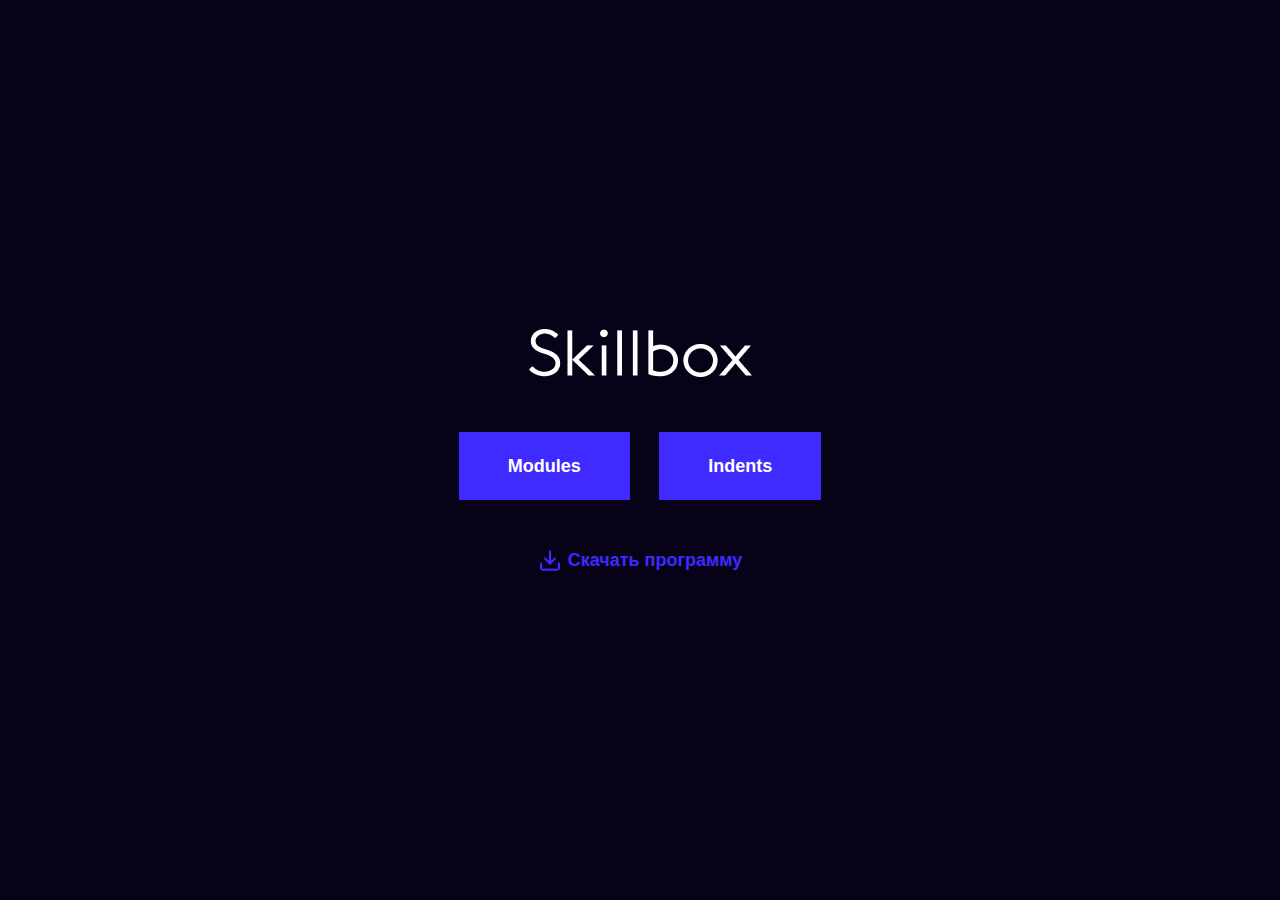
<file: index.html>
<!DOCTYPE html>
<html lang="ru">
<head>
  <meta charset="UTF-8">
  <title>Document</title>
  <link rel="stylesheet" href="css/normalize.css">
  <link rel="stylesheet" href="css/style.css">
</head>
<body>
  <div class="main-content">
    <a href="https://skillbox.ru/" class="link-one">
    <img src="img/logo-light.png" alt="Skillbox">
    </a>
    <div class="margin">
      <a href="#" class="link-two">Modules</a>
      <a href="article.html" class="link-two">Indents</a>
    </div>
    <a href="skillbox.docx" download-link class="link-three">Скачать программу</a>
</div>
</body>
</html>
</file>
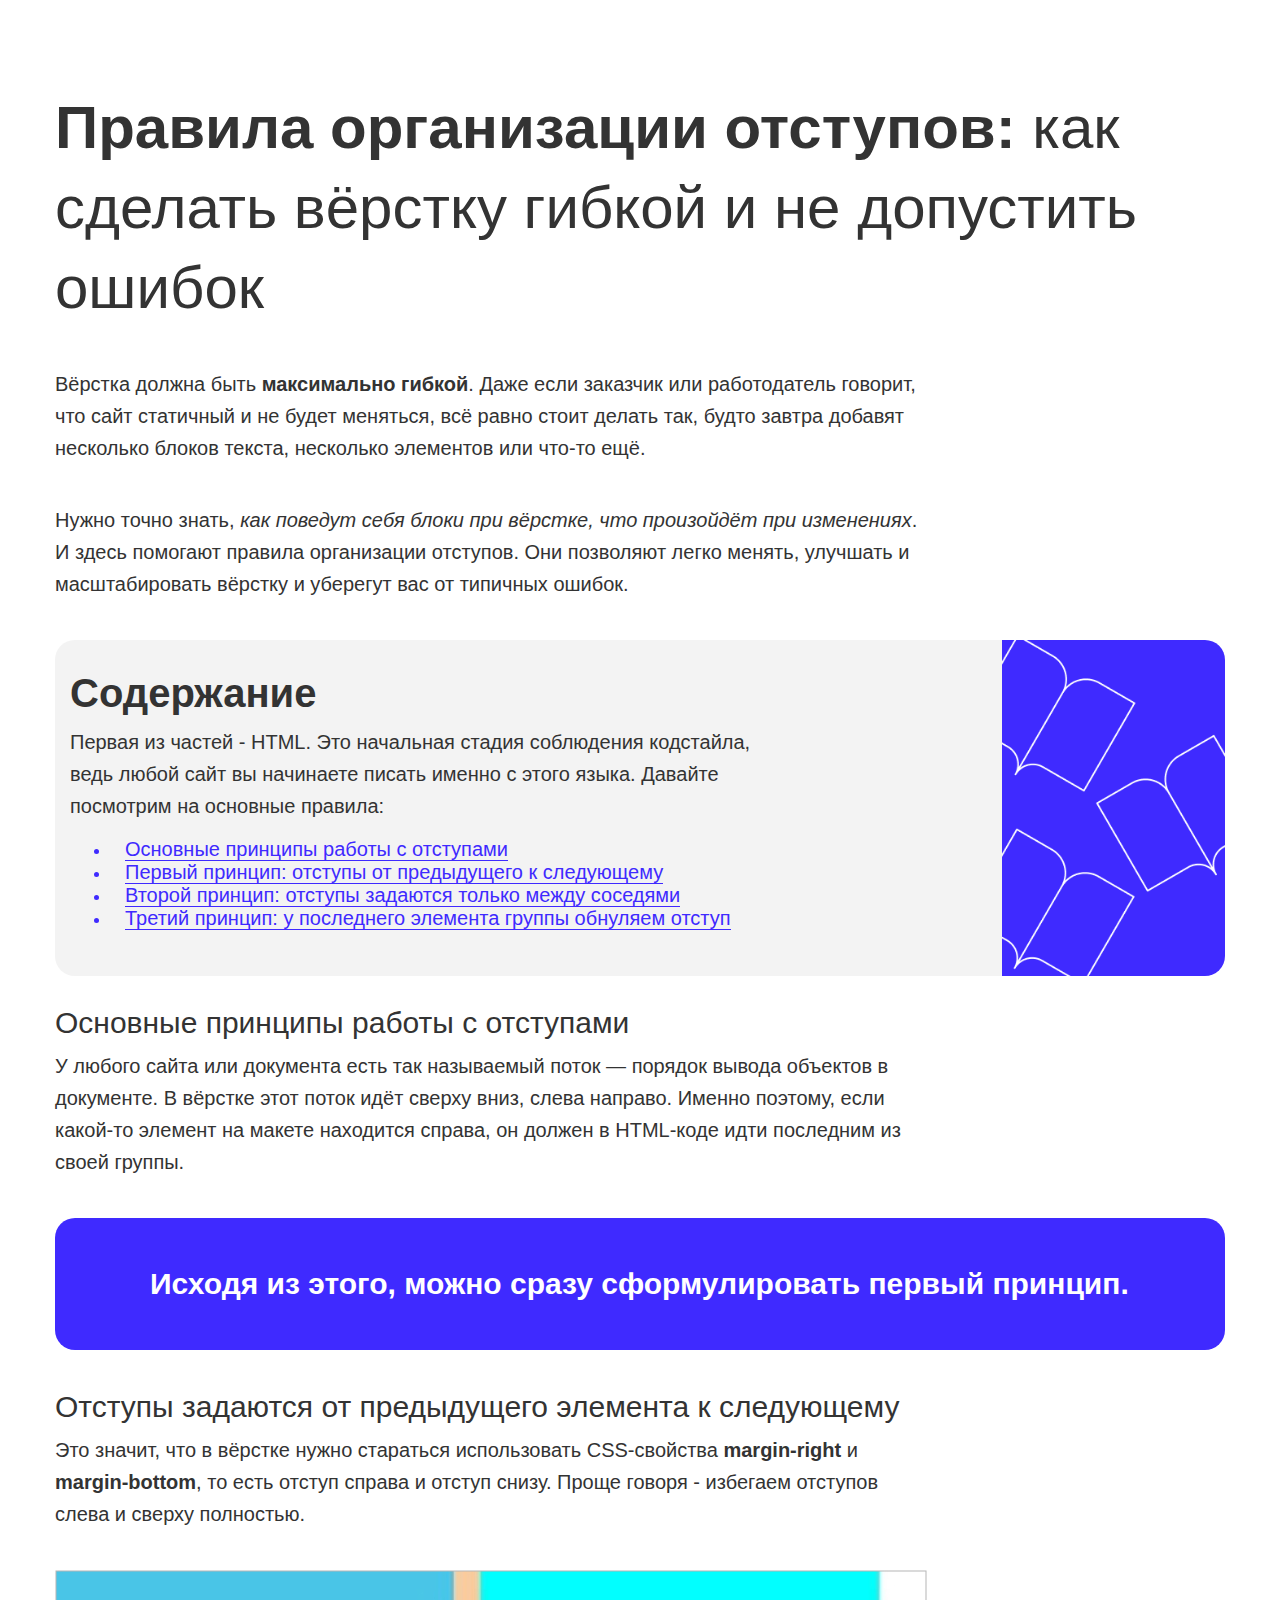
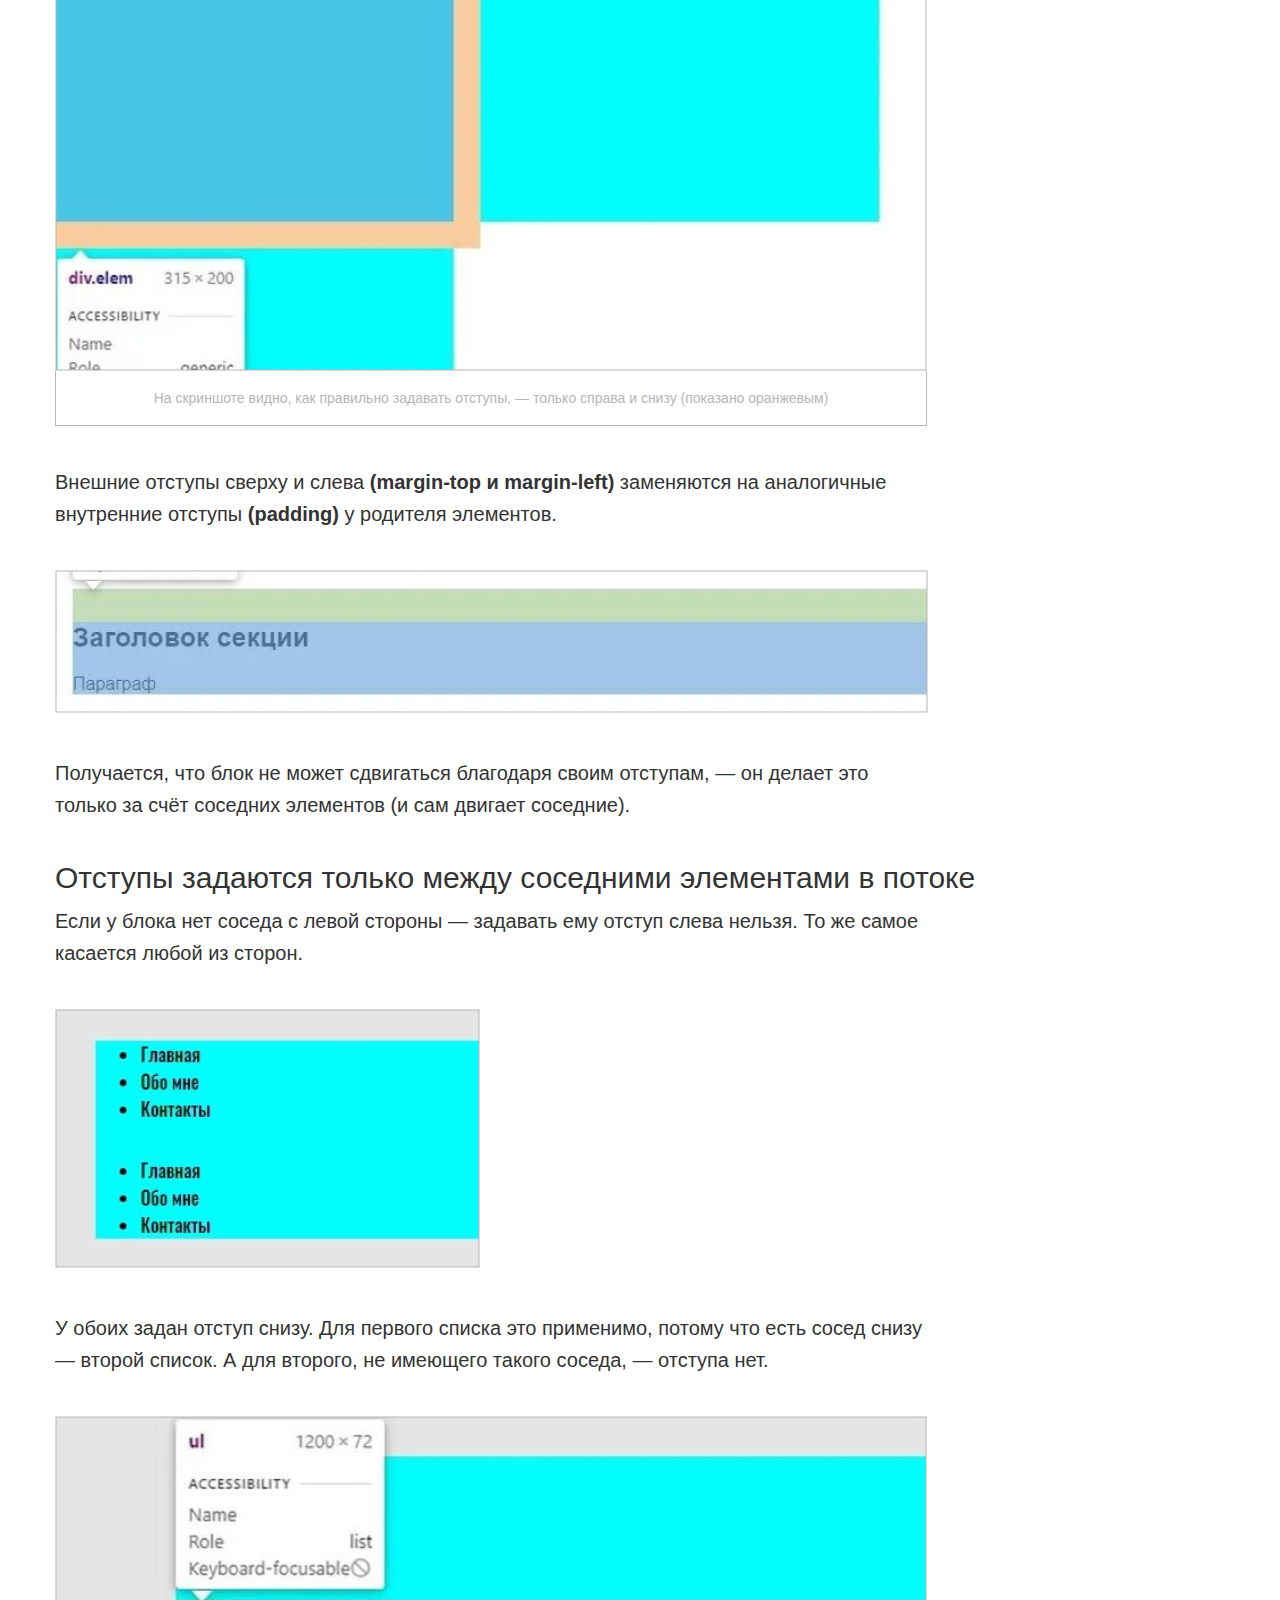
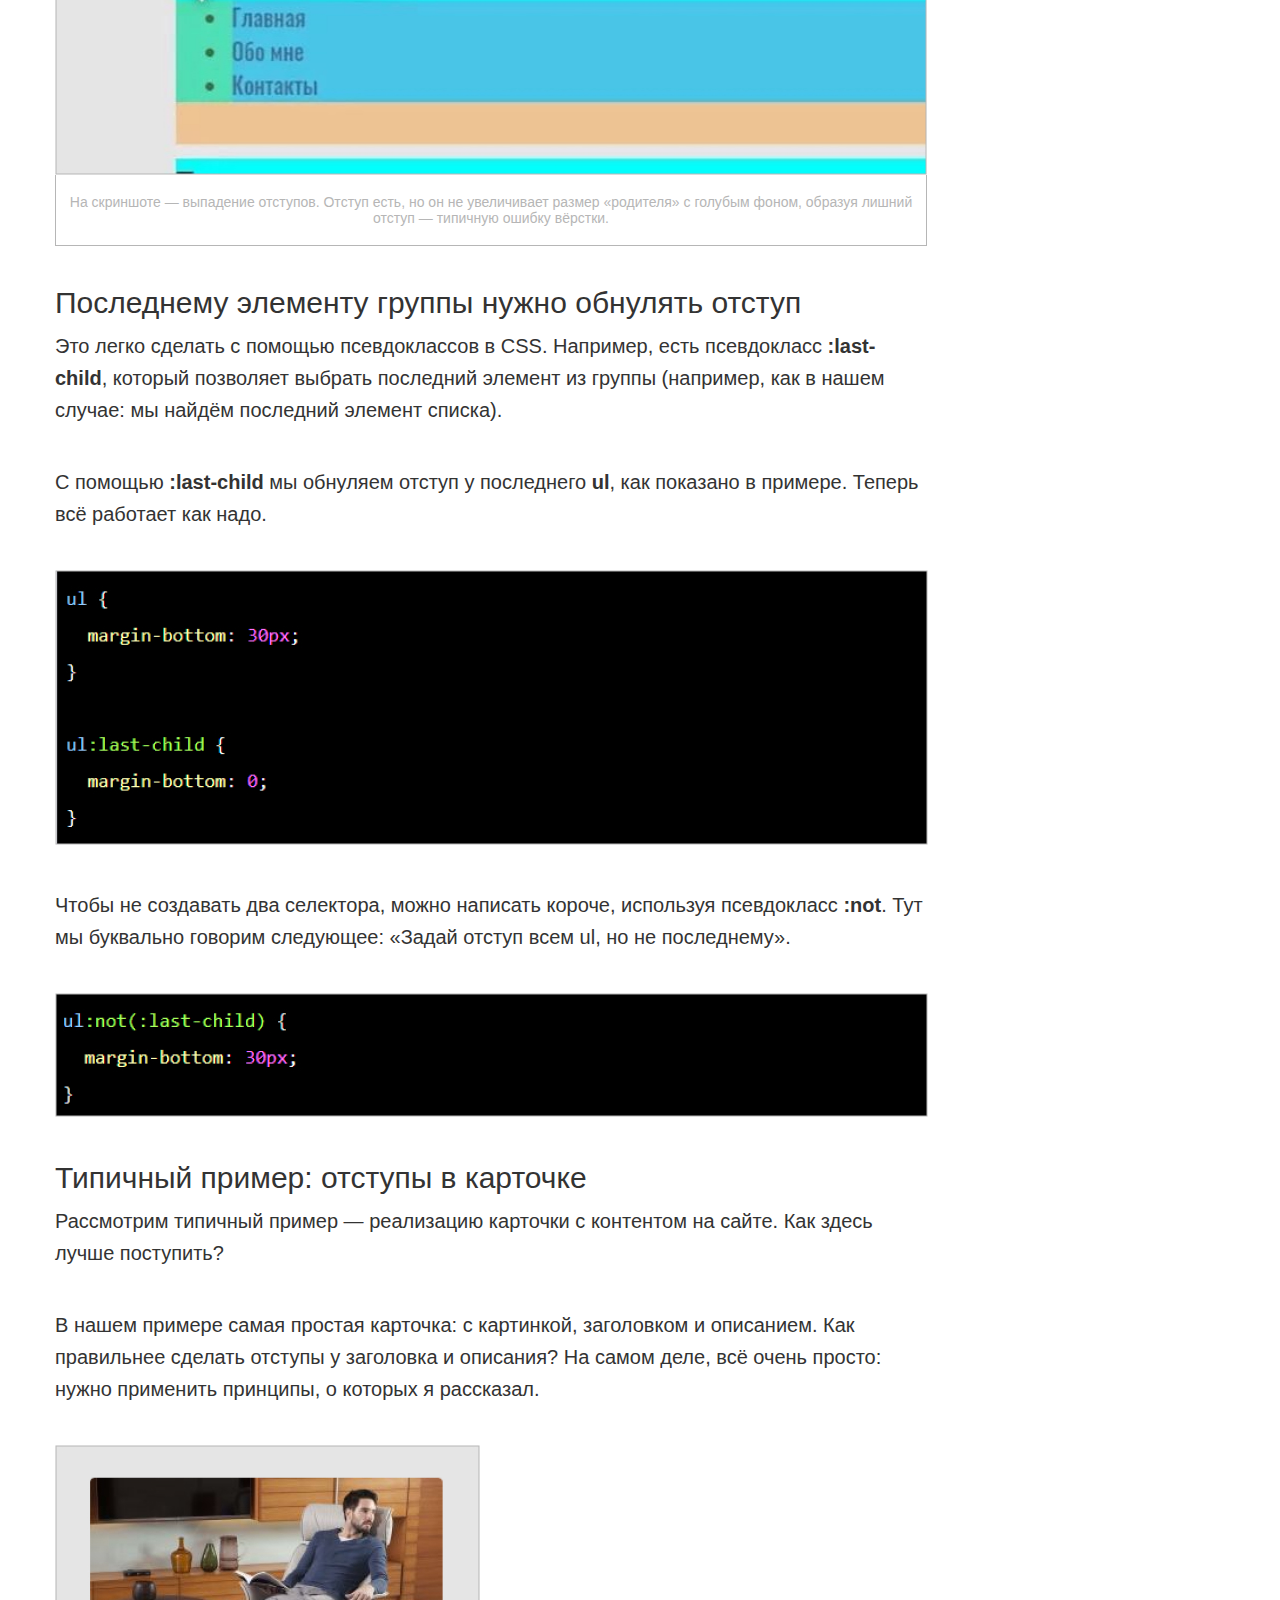
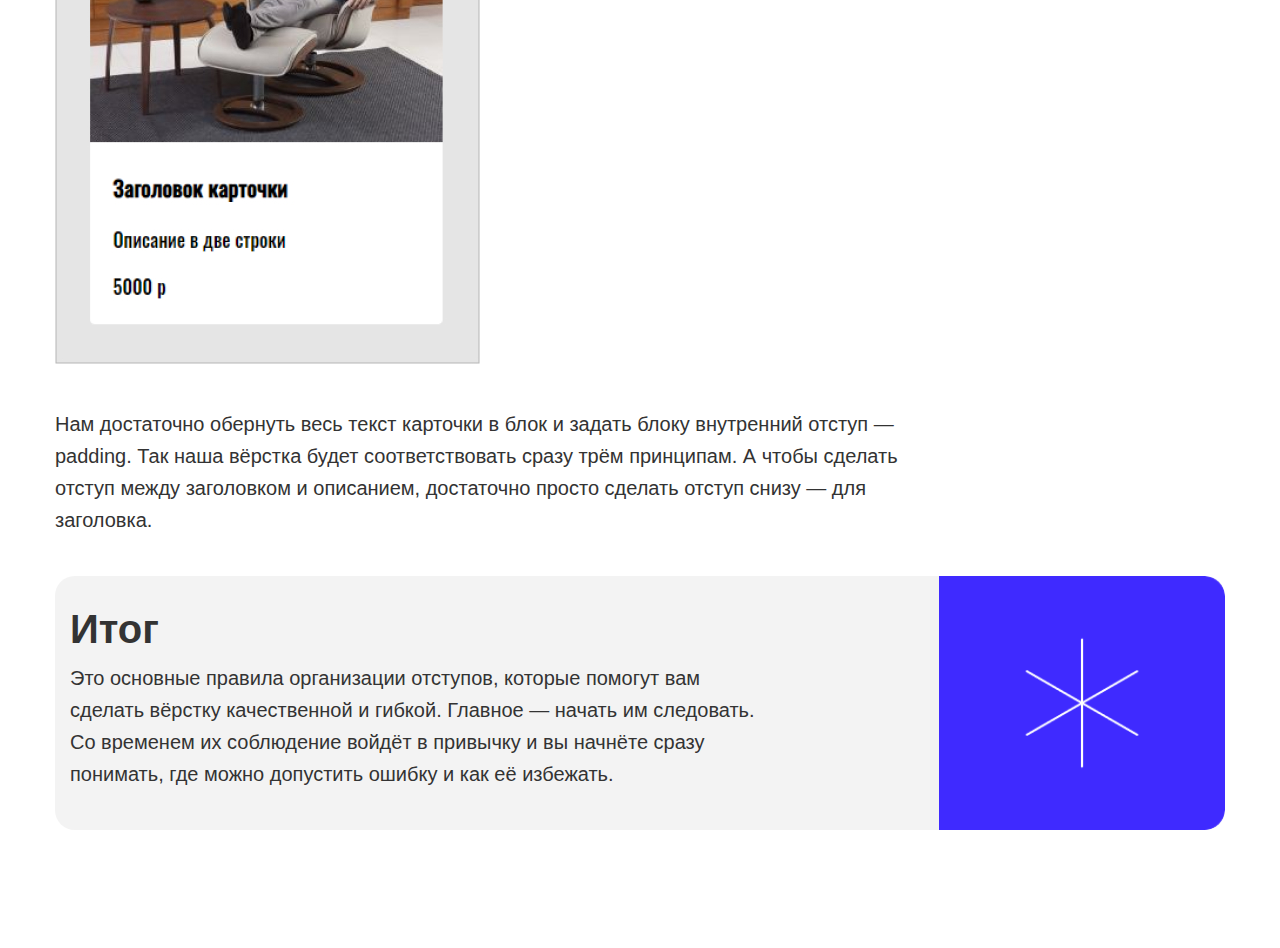
<file: article.html>
<!DOCTYPE html>
<html lang="ru">
<head>
  <meta charset="UTF-8">
  <title>Правила организации отступов: как сделать вёрстку гибкой и не допустить ошибок</title>
  <link rel="stylesheet" href="css/style.css">
</head>
<body>
  <div class="container">
    <h1><b>Правила организации отступов:</b> как сделать вёрстку гибкой и не допустить ошибок</h1>
    <p>
      Вёрстка должна быть <b>максимально гибкой</b>. Даже если заказчик или работодатель говорит, что сайт статичный и не будет меняться, всё равно стоит делать так, будто завтра добавят несколько блоков текста, несколько элементов или что-то ещё.
    </p>
    <p>
      Нужно точно знать, <i>как поведут себя блоки при вёрстке, что произойдёт при изменениях</i>. И здесь помогают правила организации отступов. Они позволяют легко менять, улучшать и масштабировать вёрстку и уберегут вас от типичных ошибок.
    </p>

    <div class="text-decoration image-one">
      <h2>Содержание</h2>
      <p class="paragraph">
        Первая из частей - HTML. Это начальная стадия соблюдения кодстайла, ведь любой сайт вы начинаете писать именно с этого языка. Давайте посмотрим на основные правила:
      </p>
      <ul>
        <li class="decoration">
          <a href="#razdel1" class="link">Основные принципы работы с отступами</a>
        </li>

        <li class="decoration">
          <a href="#razdel2" class="link">Первый принцип: отступы от предыдущего к следующему</a>
        </li>

        <li class="decoration">
          <a href="#razdel3" class="link">Второй принцип: отступы задаются только между соседями</a>
        </li>

        <li class="decoration">
          <a href="#razdel4" class="link">Третий принцип: у последнего элемента группы обнуляем отступ</a>
        </li>
      </ul>
    </div>

    <div id="razdel1">
      <h3>Основные принципы работы с отступами</h3>
      <p>
        У любого сайта или документа есть так называемый поток — порядок вывода объектов в документе. В вёрстке этот поток идёт сверху вниз, слева направо. Именно поэтому, если какой-то элемент на макете находится справа, он должен в HTML-коде идти последним из своей группы.
      </p>
      <p class="border">
        Исходя из этого, можно сразу сформулировать первый принцип.
      </p>
    </div>

    <div id="razdel2">
      <h3 >Отступы задаются от предыдущего элемента к следующему</h3>

      <p>
        Это значит, что в вёрстке нужно стараться использовать CSS-свойства <strong>margin-right</strong> и <strong>margin-bottom</strong>, то есть отступ справа и отступ снизу. Проще говоря - избегаем отступов слева и сверху полностью.
      </p>
      <figure class="figure">
        <img src="img/1.png" alt="Как правильно задавать отступы" class="image-1">
        <figcaption>На скриншоте видно, как правильно задавать отступы, — только справа и снизу (показано оранжевым)</figcaption>
      </figure>

      <p>
        Внешние отступы сверху и слева <strong>(margin-top и margin-left)</strong> заменяются на аналогичные внутренние отступы <strong>(padding)</strong> у родителя элементов.
      </p>
      <img src="img/2.png" alt="Заголовок секции" class="image">

      <p>
        Получается, что блок не может сдвигаться благодаря своим отступам, — он делает это только за счёт соседних элементов (и сам двигает соседние).
      </p>
    </div>

    <div id="razdel3">
      <h3 >Отступы задаются только между соседними элементами в потоке</h3>

      <p>
        Если у блока нет соседа с левой стороны — задавать ему отступ слева нельзя. То же самое касается любой из сторон.
      </p>

      <img src="img/3.png" alt="Маркированный список" class="image">
      <p>
        У обоих задан отступ снизу. Для первого списка это применимо, потому что есть сосед снизу — второй список. А для второго, не имеющего такого соседа, — отступа нет.
      </p>
      <figure class="figure">
        <img src="img/4.png" alt="Выпадение отступов" class="image-1">
        <figcaption>На скриншоте — выпадение отступов. Отступ есть, но он не увеличивает размер «родителя» с голубым фоном, образуя лишний отступ — типичную ошибку вёрстки.</figcaption>
      </figure>
    </div>

    <div id="razdel4">
      <h3>Последнему элементу группы нужно обнулять отступ</h3>
      <p>
        Это легко сделать с помощью псевдоклассов в CSS. Например, есть псевдокласс <strong>:last-child</strong>, который позволяет выбрать последний элемент из группы (например, как в нашем случае: мы найдём последний элемент списка).
      </p>
      <p>
        С помощью <strong>:last-child</strong> мы обнуляем отступ у последнего <b>ul</b>, как показано в примере. Теперь всё работает как надо.
      </p>
      <img src="img/5.png" alt="Обнуляем отступ" class="image">
      <p>
        Чтобы не создавать два селектора, можно написать короче, используя псевдокласс <strong>:not</strong>. Тут мы буквально говорим следующее: «Задай отступ всем ul, но не последнему».
      </p>
      <img src="img/6.png" alt="Задай отступ всем ul, но не последнему" class="image">
    </div>

    <h3>Типичный пример: отступы в карточке</h3>
      <p>
        Рассмотрим типичный пример — реализацию карточки с контентом на сайте. Как здесь лучше поступить?
      </p>
      <p>
        В нашем примере самая простая карточка: с картинкой, заголовком и описанием. Как правильнее сделать отступы у заголовка и описания? На самом деле, всё очень просто: нужно применить принципы, о которых я рассказал.
      </p>
      <img src="img/7.png" alt="Заголовок карточки" class="image">
      <p>
        Нам достаточно обернуть весь текст карточки в блок и задать блоку внутренний отступ — padding. Так наша вёрстка будет соответствовать сразу трём принципам. А чтобы сделать отступ между заголовком и описанием, достаточно просто сделать отступ снизу — для заголовка.
      </p>

    <div class="text-decoration image-two">
      <h2>Итог</h2>
      <p class="paragraph">
        Это основные правила организации отступов, которые помогут вам сделать вёрстку качественной и гибкой. Главное — начать им следовать. Со временем их соблюдение войдёт в привычку и вы начнёте сразу понимать, где можно допустить ошибку и как её избежать.
      </p>
    </div>

  </div>

</body>
</html>
</file>
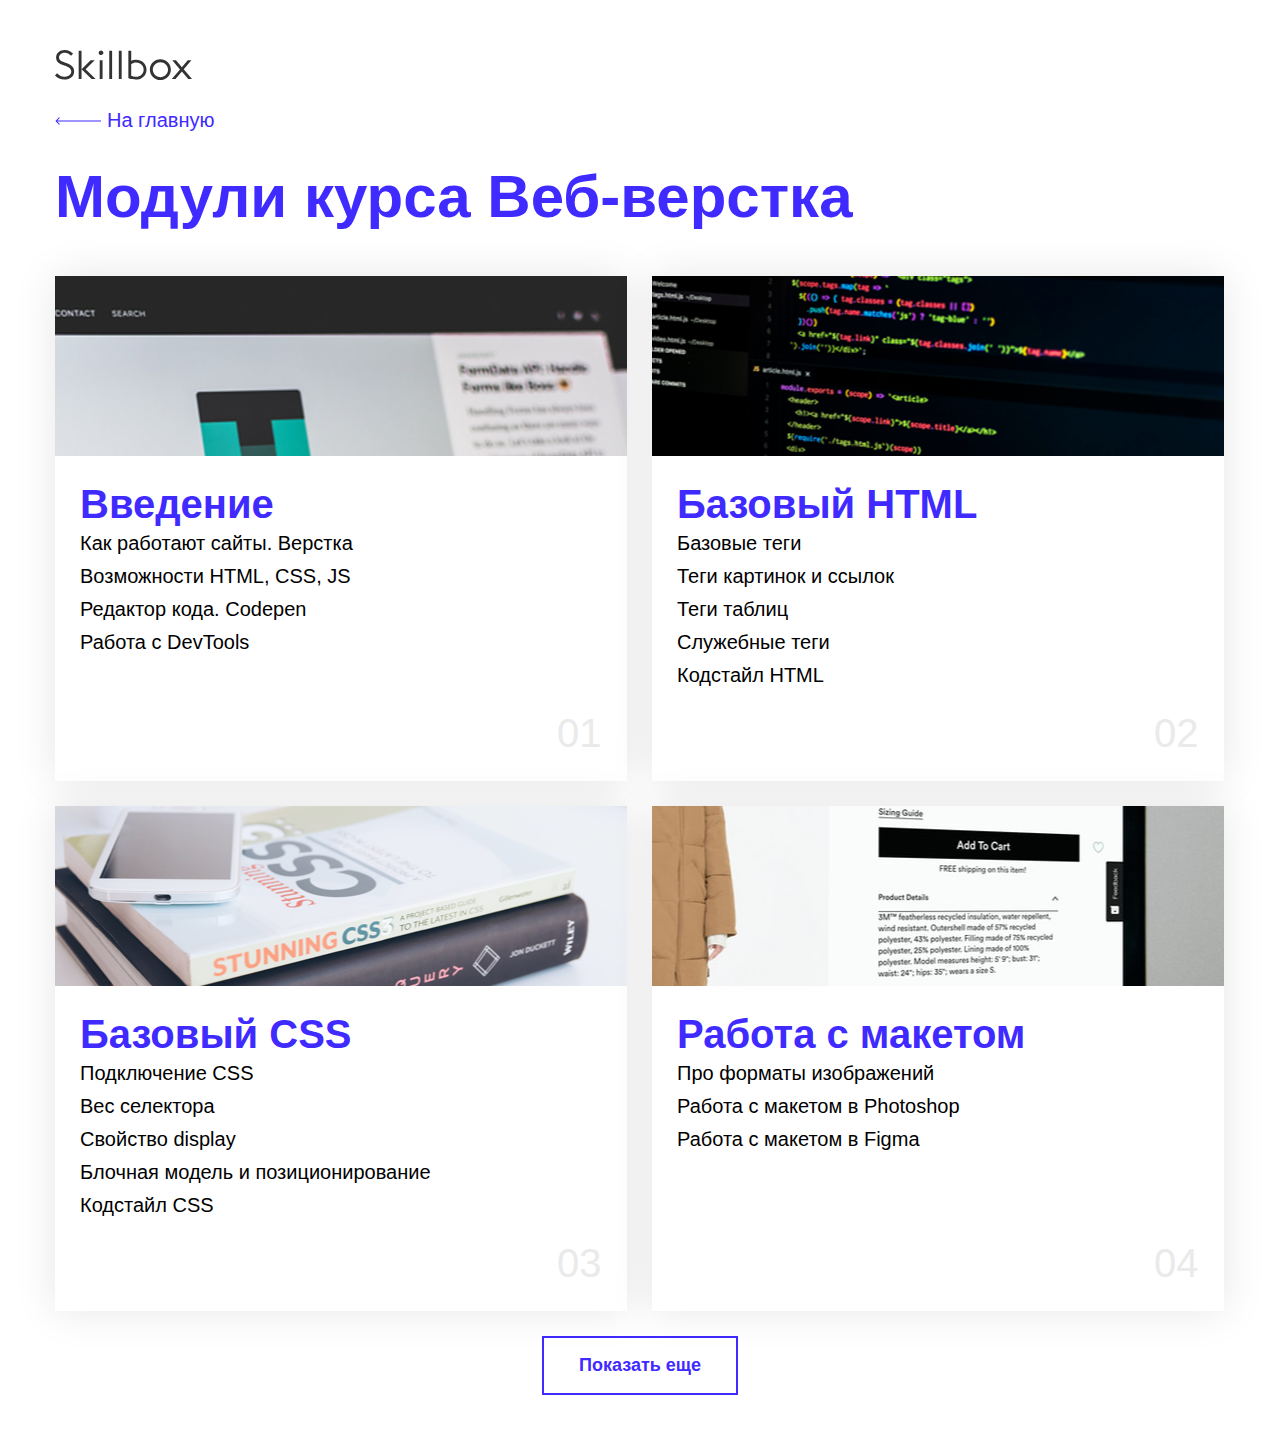
<file: modules.html>
<!DOCTYPE html>
<html lang="ru">
<head>
  <meta charset="UTF-8">
  <title>Document</title>
  <link rel="stylesheet" href="css/normalize.css">
  <link rel="stylesheet" href="css/style.css">
</head>
<body class="background">
  <div class="container1">
    <div>
    <img src="img/skillbox 1.svg" alt="Skillbox" class="image-top">
      <div class="page">
        <a href="index.html">На главную</a>
      </div>
    </div>

  <h1 class="heading1">Модули курса Веб-верстка</h1>

  <ul class="cards">
    <li class="card">
      <div class="card-img" style="background-image: url('img/photo-1530435460869.png');"></div>
      <div class="card-wrap">
        <h2 class="heading2">Введение</h2>
        <ul class="themes">
          <li>
            Как работают сайты. Верстка
          </li>

          <li>
            Возможности HTML, CSS, JS
          </li>

          <li>
            Редактор кода. Codepen
          </li>

          <li>
            Работа с DevTools
          </li>
        </ul>
      <span class="number">01</span>
      </div>
    </li>

    <li class="card">
      <div class="card-img" style="background-image: url('img/photo-2.png');"></div>
      <div class="card-wrap">
        <h2 class="heading2">Базовый HTML</h2>
        <ul class="themes">
          <li>
            Базовые теги
          </li>

          <li>
            Теги картинок и ссылок
          </li>

          <li>
            Теги таблиц
          </li>

          <li>
            Служебные теги
          </li>

          <li>
            Кодстайл HTML
          </li>
        </ul>
        <span class="number">02</span>
      </div>
    </li>

    <li class="card">
      <div class="card-img" style="background-image: url('img/photo-3.png');"></div>
      <div class="card-wrap">
        <h2 class="heading2">Базовый CSS</h2>
        <ul class="themes">
          <li>
            Подключение CSS
          </li>

          <li>
            Вес селектора
          </li>

          <li>
            Свойство display
          </li>

          <li>
            Блочная модель и позиционирование
          </li>

          <li>
            Кодстайл CSS
          </li>
        </ul>
        <span class="number">03</span>
      </div>
    </li>

    <li class="card">
      <div class="card-img" style="background-image: url('img/photo-4.png');"></div>
      <div class="card-wrap">
        <h2 class="heading2">Работа с макетом</h2>
        <ul class="themes">
          <li>
            Про форматы изображений
          </li>

          <li>
            Работа с макетом в Photoshop
          </li>

          <li>
            Работа с макетом в Figma
          </li>
        </ul>
        <span class="number">04</span>
      </div>
    </li>
  </ul>

  <div class="btn-center">
    <button class="btn">Показать еще</button>
  </div>

  </div>
</body>
</html>
</file>
<file: css/style.css>
html {
  box-sizing: border-box;
}

*,
*::before,
*::after {
  box-sizing: inherit;
}

a {
  color: inherit;
  text-decoration: none;
}

img {
  max-width: 100%;
}

body {
  font-family: Arial, Verdana, sans-serif;
}

.main-content {
  display: flex;
  flex-direction: column;
  align-items: center;
  justify-content: center;
  min-height: 100vh;
  color: #fff;
  background-color: #070217;
}

.link-one {
  margin-bottom: 50px;
}

.link-two {
  display: inline-block;
  padding: 24px 49px 24px;
  margin-right: 25px;
  font-size: 18px;
  font-weight: 700;
  background-color: #3f2aff;
}

.link-two:last-child {
  margin-right: 0px;
}

.link-three {
  padding-left: 30px;
  font-size: 18px;
  font-weight: 700;
  color: #3f2aff;
  background-image: url(../img/download.png);
  background-position:left center;
  background-repeat:no-repeat;
}

.margin {
  margin-bottom: 50px;
}

html {
  box-sizing: border-box;
}

*,
*::before,
*::after {
  box-sizing: inherit;
}

.container {
  margin: 0 auto;
  padding: 80px 0;
  width: 1170px;
}

p{
  margin: 0
}

h1 {
  margin-top: 0px;
  margin-bottom: 40px;
  font-weight: 400;
  font-size: 60px;
  line-height: 60pt;
  color: #333;
}

p {
  margin-bottom: 40px;
  width: 872px;
  font-weight: 400;
  font-size: 20px;
  line-height: 32px;
  color: #333;
}

.text-decoration {
  border-radius: 20px;
  padding: 30px;
  padding-left: 15px;
  margin-bottom: 30px;
  background-color: #f3f3f3;
  background-position: right;
  background-repeat: no-repeat;
  background-size: contain;
}

.indent :not(:last-child) {
  margin-bottom: 40px;
}

.text-decoration .paragraph {
  width: 692px;
  margin-bottom: 10px;
}

h2 {
  margin-top: 0px;
  margin-bottom: 10px;
  font-size: 40px;
  line-height: 46px;
  color: #333;
}

h3 {
  margin-top: 0px;
  margin-bottom: 10px;
  font-weight: 400;
  font-size: 30px;
  line-height: 34px;
  color: #333;
}

.decoration::marker {
  color: #3f2aff;
}

.decoration {
  padding-left: 15px;
}

.decoration :not(:last-child) {
  margin-bottom: 20px;
}

.image {
  margin-bottom: 40px;
}

.image-1 {
  margin-bottom: 0px;
}

.figure {
  margin-bottom: 40px;
  width: 872px;
  margin-left: 0;
}

.border {
  border-radius: 20px;
  padding: 50px 95px 50px;
  width: 100%;
  font-weight: 700;
  font-size: 30px;
  color: #fff;
  background-color: #3f2aff;
}

figure {
  font-size: 0px;
}

.image-one {
  background-image:url(../img/decorate-1.png);
}

.image-two {
  background-image:url(../img/decorate-2.png);
}

.link {
  border: 0px;
  border-bottom: 1px;
  border-bottom-width: 100%;
  border-style: solid;
  border-width: 100%;
  color: #3f2aff;
  font-size: 20px;
  color:#3f2aff;
}

figcaption {
  border: 1px;
  border-top: 0px;
  border-style: solid;
  color: #b6b6b6;
  padding-top: 19px;
  padding-bottom: 19px;
  font-weight: 400;
  font-size: 14px;
  text-align:center;
}

html {
  box-sizing: border-box;
}

*,
*::before,
*::after {
  box-sizing: inherit;
}

.container1 {
  width: 1170px;
  margin: 0 auto;
  background-color: #FFFFFF;
}

.image-top {
  width: 137px;
  height: 30px;
  margin-top: 50px;
  margin-bottom: 25px;
}

.page {
  width: 160px;
  height: 23px;
  margin-bottom: 25px;
  padding-left: 52px;
  font-family: Arial;
  font-size: 20px;
  font-weight: 400;
  color: #3F2AFF;
  background-image: url(../img/Arrow.svg);
  background-position: left;
  background-repeat:no-repeat;
}

.heading1 {
  width: 1170px;
  height: 69px;
  margin-bottom: 50px;
  font-family: Arial;
  font-size: 60px;
  font-style: normal;
  font-weight: 700;
  color: #3F2AFF;
}

.cards {
  list-style-type:none;
  font-size: 0px;
  padding: 0px;
  margin: 0px;
}

.themes {
  list-style-type:none;
  line-height: 33px;
  padding: 0px;
  margin: 0px;
}

.card {
  position: relative;
  display: inline-block;
  margin-right: 25px;
  margin-bottom: 25px;
  vertical-align: top;
  width: 572px;
  min-height: 505px;
  font-size: 20px;
  font-style: normal;
  font-weight: 400;
  text-align: left;
  font-family: Arial;
  background-color: #FFFFFF;
  box-shadow: 0px 0px 40px 0px #0000001A;
}

.card:nth-child(2n) {
  margin-right: 0px;
}

.card-wrap {
  padding: 25px;
}

.card-img {
  height: 180px;
  background-size: cover;
}

.heading2 {
  margin: 0px;
  font-family: Arial;
  font-size: 40px;
  font-style: normal;
  font-weight: 700;
  text-align: left;
  color: #3F2AFF;
}

.number {
  position:absolute;
  width: 45px;
  height: 46px;
  font-family: Arial;
  font-size: 40px;
  font-style: normal;
  font-weight: 400;
  line-height: 46px;
  color: #EAEAEA;
  right: 25px;
  bottom: 25px;
}

.btn-center {
  margin-bottom: 50px;
  text-align: center;
}

.btn {
  padding: 17px 35px;
  color: #3F2AFF;
  font-family: Arial;
  font-size: 18px;
  font-style: normal;
  font-weight: 700;
  line-height: 21px;
  border: 2px solid #3F2AFF;
  background-color: transparent;
}
</file>
